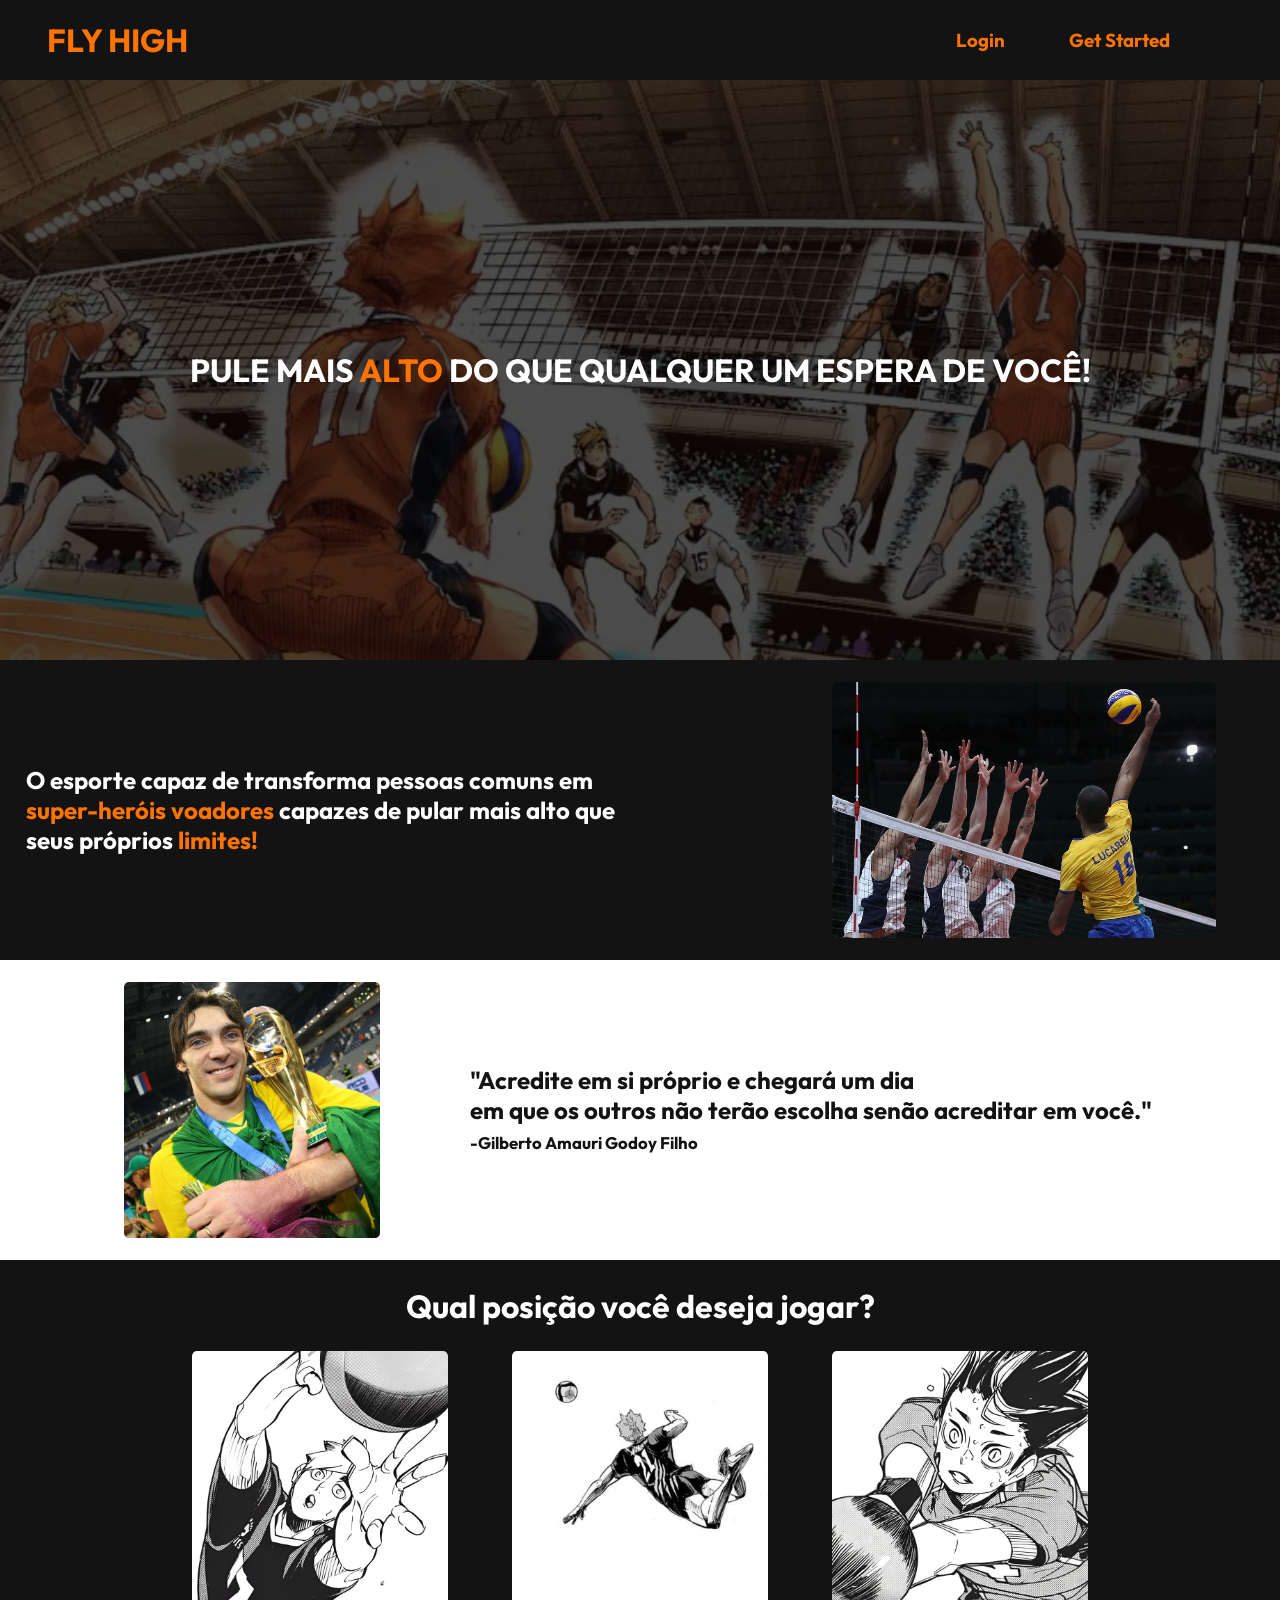
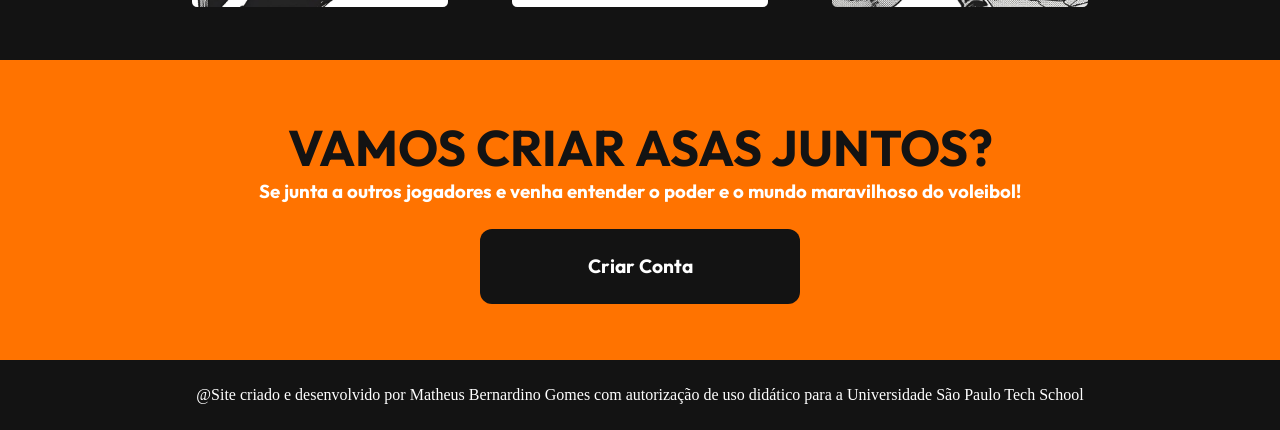
<file: index.html>
<!DOCTYPE html>
<html lang="en">

<head>
    <meta charset="UTF-8">
    <meta name="viewport" content="width=device-width, initial-scale=1.0">
    <title>Caminho do ACE</title>
    <link rel="stylesheet" href="style.css" />
</head>

<body>

    <div class="navBar">
        <h1 style="margin-right: 60%">FLY HIGH</h1>
        <h3 class="Login" style="margin-right: 5%;">Login</h3>
        <h3 class="Started" style="margin-right: 5%;">Get Started</h3>
    </div>


    <div class="container1">
        <h1 class="titulo">PULE MAIS <span class="destaque">ALTO</span> DO QUE QUALQUER UM ESPERA DE VOCÊ!</h1>
    </div>


    <div class="container2">
        <h2 style="margin-right: 10%; margin-left: 2%;">O esporte capaz de transforma pessoas comuns em <span
                class="destaque">super-heróis voadores</span>
            capazes de pular mais alto que seus próprios <span class="destaque">limites!</span></h2>
        <img style="width: 30%; margin: 5%; border-radius: 2%;" src="img/Lucarelli.jpeg">
    </div>

    <div class="container3">
        <h2 style="margin-right: 10%; margin-left: 2%;">"Acredite em si próprio e chegará um dia<br> em que os outros
            não terão escolha senão acreditar em você."
            <br><span class="citacao">-Gilberto Amauri Godoy Filho</span>
        </h2>
        <img style="width: 20%; margin-top: 2%; margin-bottom: 2%; margin-right: 5%; border-radius: 2%;"
            src="img/GibaTrofeu.jpeg">
    </div>

    <div class="container4">
        <h1 style="margin-top: 2%;">Qual posição você deseja jogar?</h1>

        <spend class="carrosel_img">
            <div class="setter">
                <img src="img/Miya.jpeg">
                <div class="text_hover">
                    <p>Levantador</p>
                </div>
            </div>

            <div class="spiker">
                <img src="img/spiking.webp">
                <div class="text_hover">
                    <p>Ace</p>
                </div>
            </div>

            <div class="receiver">
                <img src="img/noya.jpeg">
                <div class="text_hover">
                    <p>Libero</p>
                </div>
            </div>

        </spend>

    </div>

    <div class="container5">
        <h1 style="font-size: 50px;">VAMOS CRIAR ASAS JUNTOS?</h1>
        <h3 style="color: white;">Se junta a outros jogadores e venha entender o poder e o mundo maravilhoso do voleibol!</h3>
        <button class="btnCriar"><b>Criar Conta</b></button>
    </div>

    <div class="container6">
        <p>@Site criado e desenvolvido por Matheus Bernardino Gomes com autorização de uso didático para a Universidade São Paulo Tech School
        </p>
    </div>

</body>

</html>
</file>
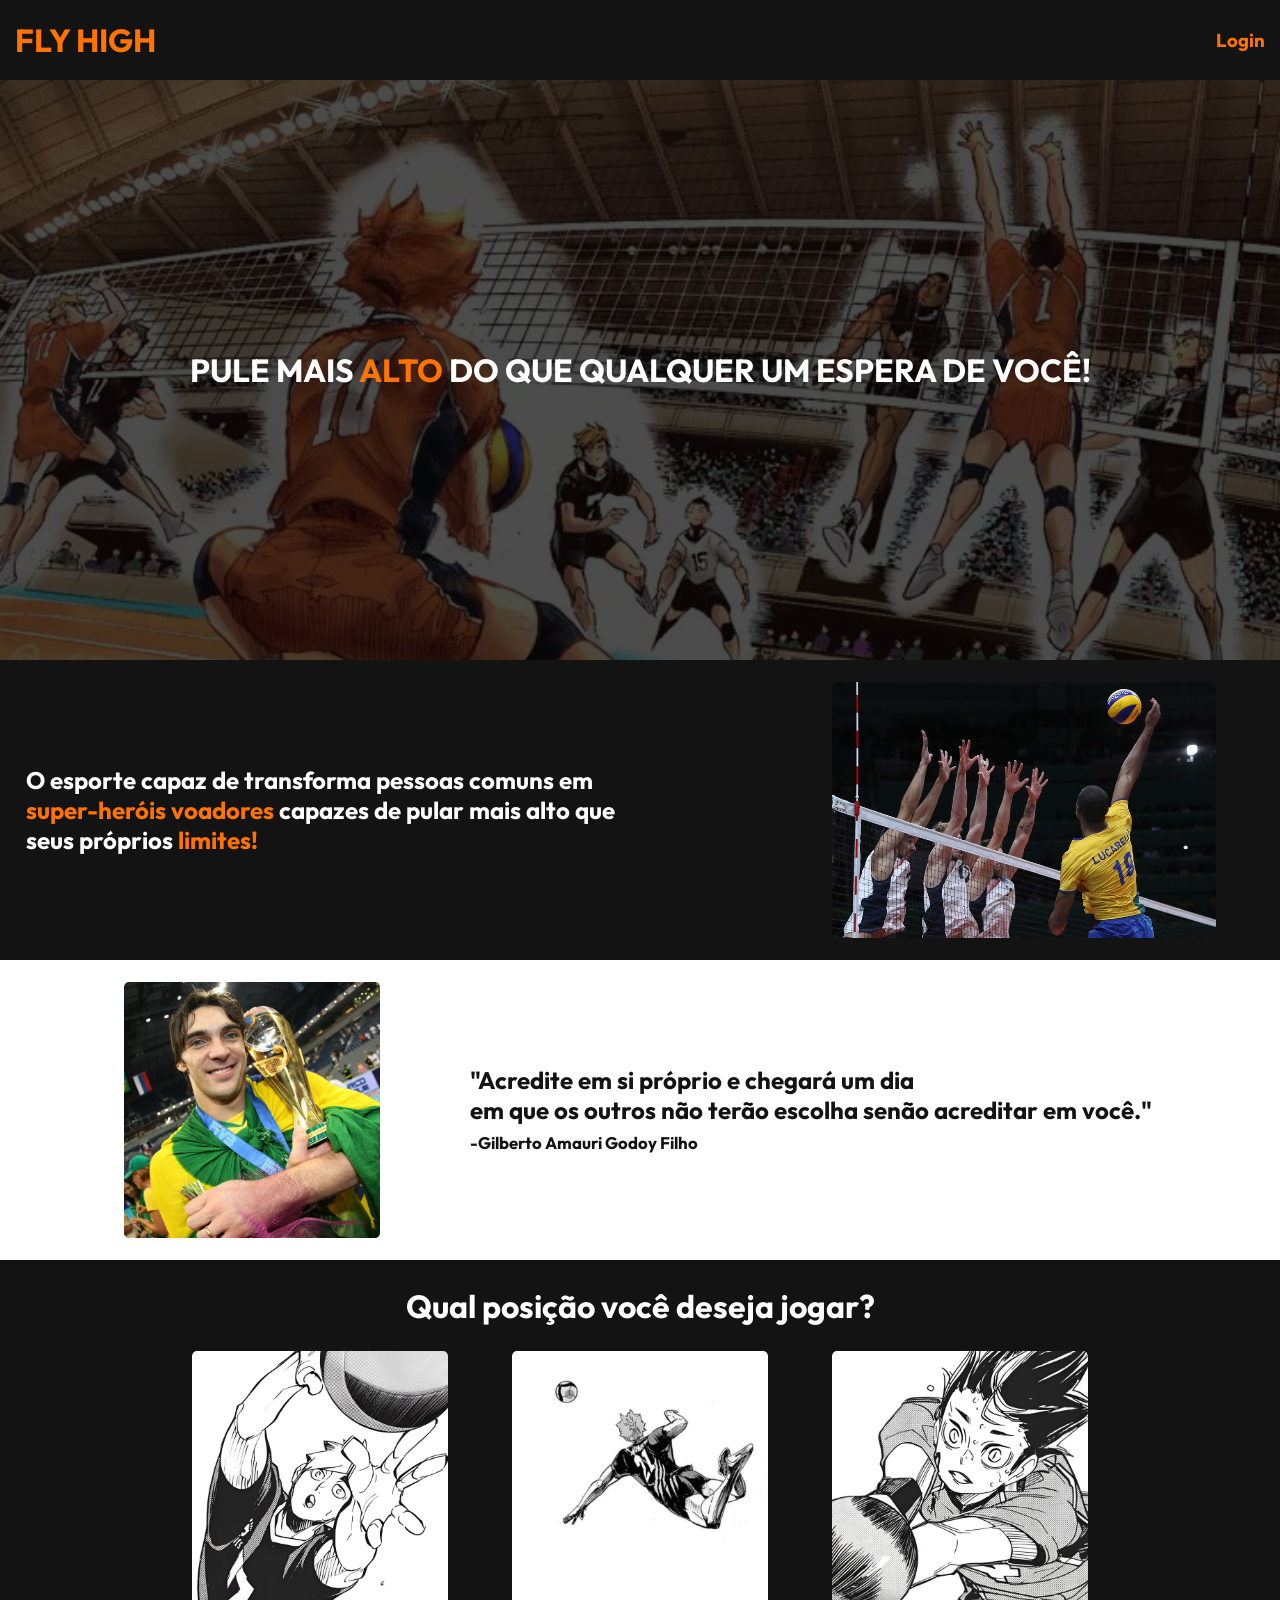
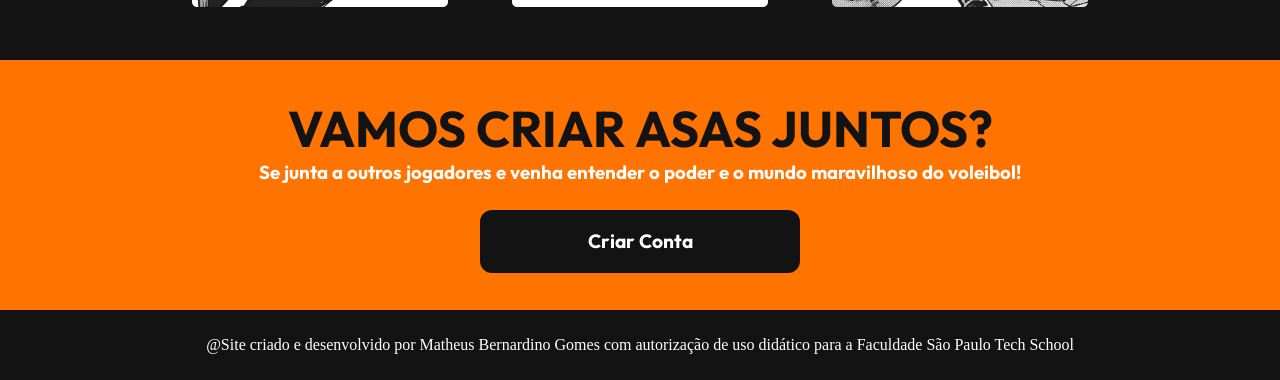
<file: public/index.html>
<!DOCTYPE html>
<html lang="en">

<head>
    <meta charset="UTF-8">
    <meta http-equiv="X-UA-Compatible" content="IE=edge">
    <meta name="viewport" content="width=device-width, initial-scale=1.0">

    <title>Caminho do Ace</title>

    <script src="./js/sessao.js"></script>
    <link rel="stylesheet" href="css/style.css">
    <link rel="icon" href="./assets/icon/IconBola.png">
</head>

<body>

    <div class="navBar">
        <div class="navBar_FLY">
            <h1>FLY HIGH</h1>
        </div>

        <div class="nav_Bar_h3">
            <a href="login.html"><h3>Login</h3></a> 
        </div>
    </div>


    <div class="container1">
        <h1 class="titulo">PULE MAIS <span class="destaque">ALTO</span> DO QUE QUALQUER UM ESPERA DE VOCÊ!</h1>
    </div>


    <div class="container2">
        <h2 style="margin-right: 10%; margin-left: 2%;">O esporte capaz de transforma pessoas comuns em <span
                class="destaque">super-heróis voadores</span>
            capazes de pular mais alto que seus próprios <span class="destaque">limites!</span></h2>
        <img style="width: 30%; margin: 5%; border-radius: 2%;" src="assets/img/Lucarelli.jpeg">
    </div>

    <div class="container3">
        <h2 style="margin-right: 10%; margin-left: 2%;">"Acredite em si próprio e chegará um dia<br> em que os outros
            não terão escolha senão acreditar em você."
            <br><span class="citacao">-Gilberto Amauri Godoy Filho</span>
        </h2>
        <img style="width: 20%; margin-top: 2%; margin-bottom: 2%; margin-right: 5%; border-radius: 2%;"
            src="assets/img/GibaTrofeu.jpeg">
    </div>

    <div class="container4">
        <h1 style="margin-top: 2%;">Qual posição você deseja jogar?</h1>

        <spend class="carrosel_img">
            <div class="setter">
                <img src="assets/img/Miya.jpeg">
                <div class="text_hover">
                    <a href="tutorial.html"><p>Levantador</p></a>
                </div>
            </div>

            <div class="spiker">
                <img src="assets/img/spiking.webp">
                <div class="text_hover">
                    <a href="tutorial.html"><p>Ace</p></a>
                </div>
            </div>

            <div class="receiver">
                <img src="assets/img/noya.jpeg">
                <div class="text_hover">
                    <a href="tutorial.html"><p>Líbero</p></a>
                </div>
            </div>

        </spend>

    </div>

    <div class="container5">
        <h1 style="font-size: 50px;">VAMOS CRIAR ASAS JUNTOS?</h1>
        <h3 style="color: white;">Se junta a outros jogadores e venha entender o poder e o mundo maravilhoso do
            voleibol!</h3>
        <button class="btnCriar" onclick="window.location.href='cadastro.html'"><b>Criar Conta</b></button>
    </div>

    <div class="container6">
        <p>@Site criado e desenvolvido por Matheus Bernardino Gomes com autorização de uso didático para a Faculdade São
            Paulo Tech School
        </p>
    </div>

</body>


</html>
</file>
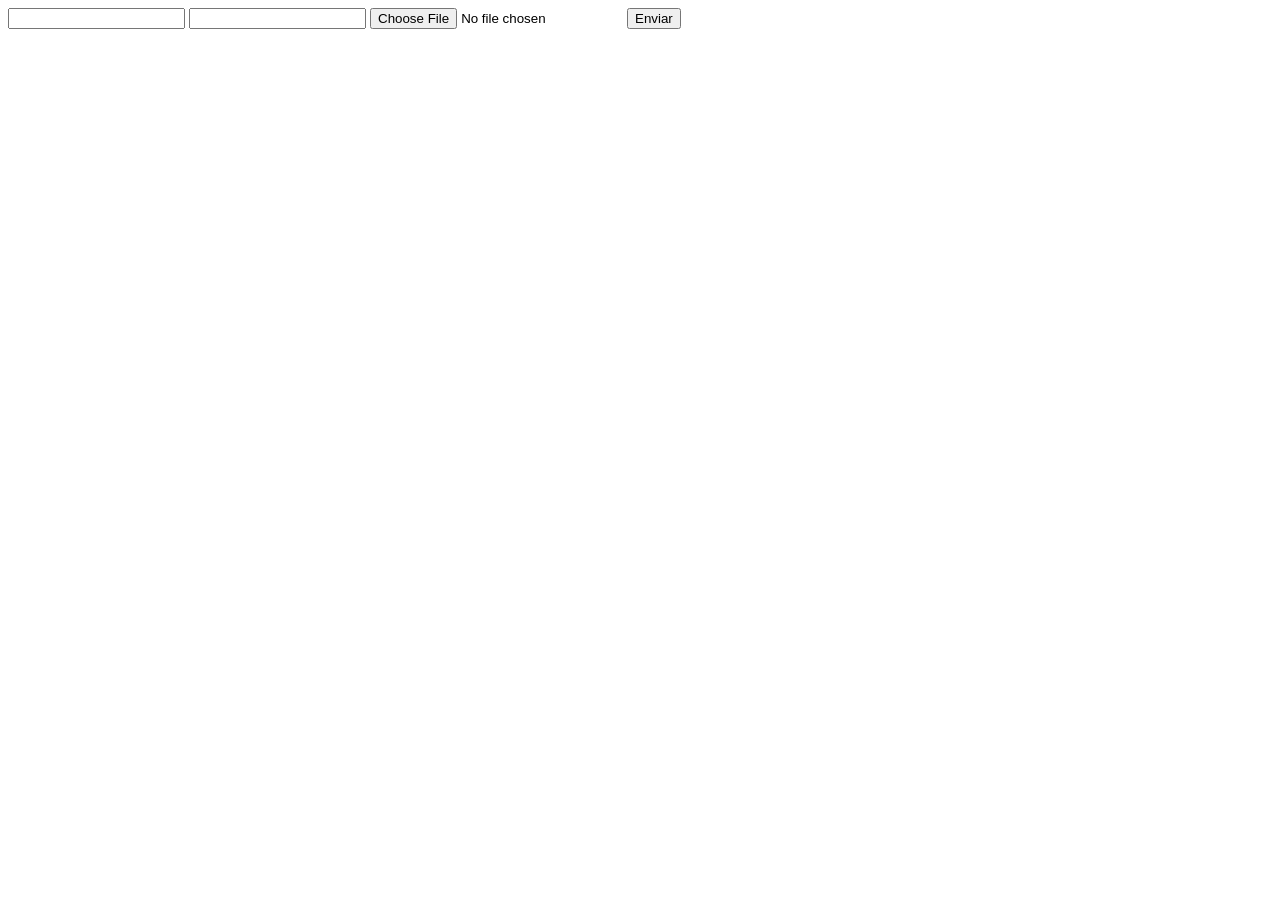
<file: DOCUMENTOS_DE_APOIO/exemplo_de_upload_de_arquivo/public/index.html>
<!DOCTYPE html>
<html lang="en">

<head>
  <meta charset="UTF-8">
  <meta http-equiv="X-UA-Compatible" content="IE=edge">
  <meta name="viewport" content="width=device-width, initial-scale=1.0">
  <title>Upload</title>
</head>

<body>

  <div>
    <input name="nome" id="nome" type="text" />
    <input name="email" id="email" type="url" />
    <input name="foto" id="foto" type="file" />
    <button onclick="enviar()">Enviar</button>
  </div>

  <div id="container"></div>
</body>

</html>

<script>
  function enviar() {
    const formData = new FormData();
    formData.append('foto', foto.files[0])
    formData.append('nome', nome.value)
    formData.append('email', email.value)

    fetch("/usuarios/cadastro", {
      method: "POST",
      body: formData
    })
      .then(res => {
        window.location = "./perfil.html"
      })
      .catch(err => {
        console.log(err);
      })
  }
</script>
</file>
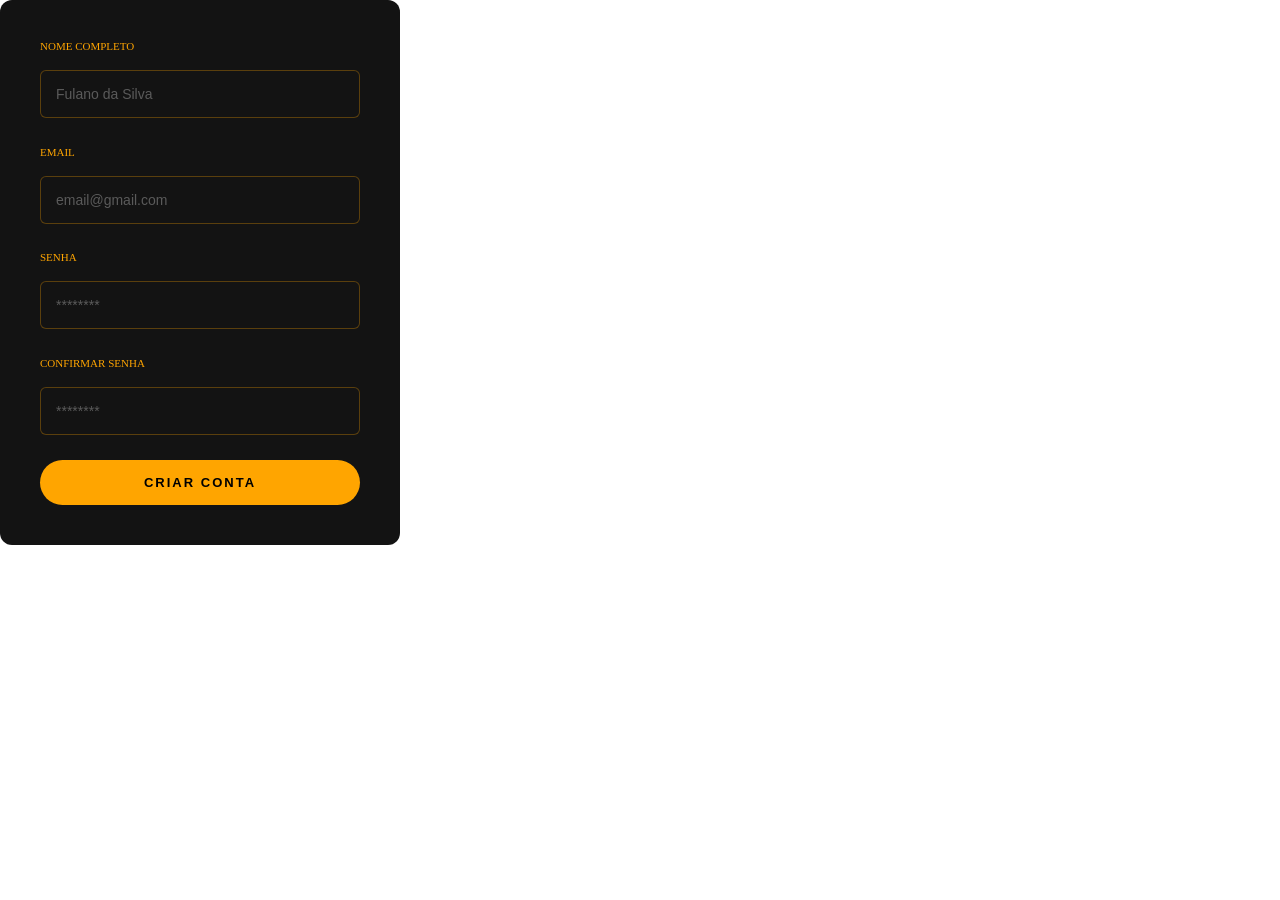
<file: cadastroPage.html>
<!DOCTYPE html>
<html lang="en">

<head>
    <meta charset="UTF-8">
    <meta name="viewport" content="width=device-width, initial-scale=1.0">
    <title>Caminho do ACE</title>
    <link rel="stylesheet" href="style.css" />
</head>

<body class="Body_Cadastro">


    <div class="cardLogin">

        <div class="ipts_login">
            <label>Nome Completo</label><br>
            <input id="ipt_nome" type="text" placeholder="Fulano da Silva"><br>
    
            <label>Email</label><br>
            <input id="ipt_email" type="email" placeholder="email@gmail.com"><br>

            <label>Senha</label> <br>
            <input id="ipt_senha" type="password" placeholder="********"><br>

            <label>Confirmar Senha</label><br>
            <input id="ipt_ConfirmaSenha" type="password" placeholder="********">
        </div>

            <button class="btnEntrar" onclick="Criar()">Criar Conta</button>
        </div>
</body>

</html>
</file>
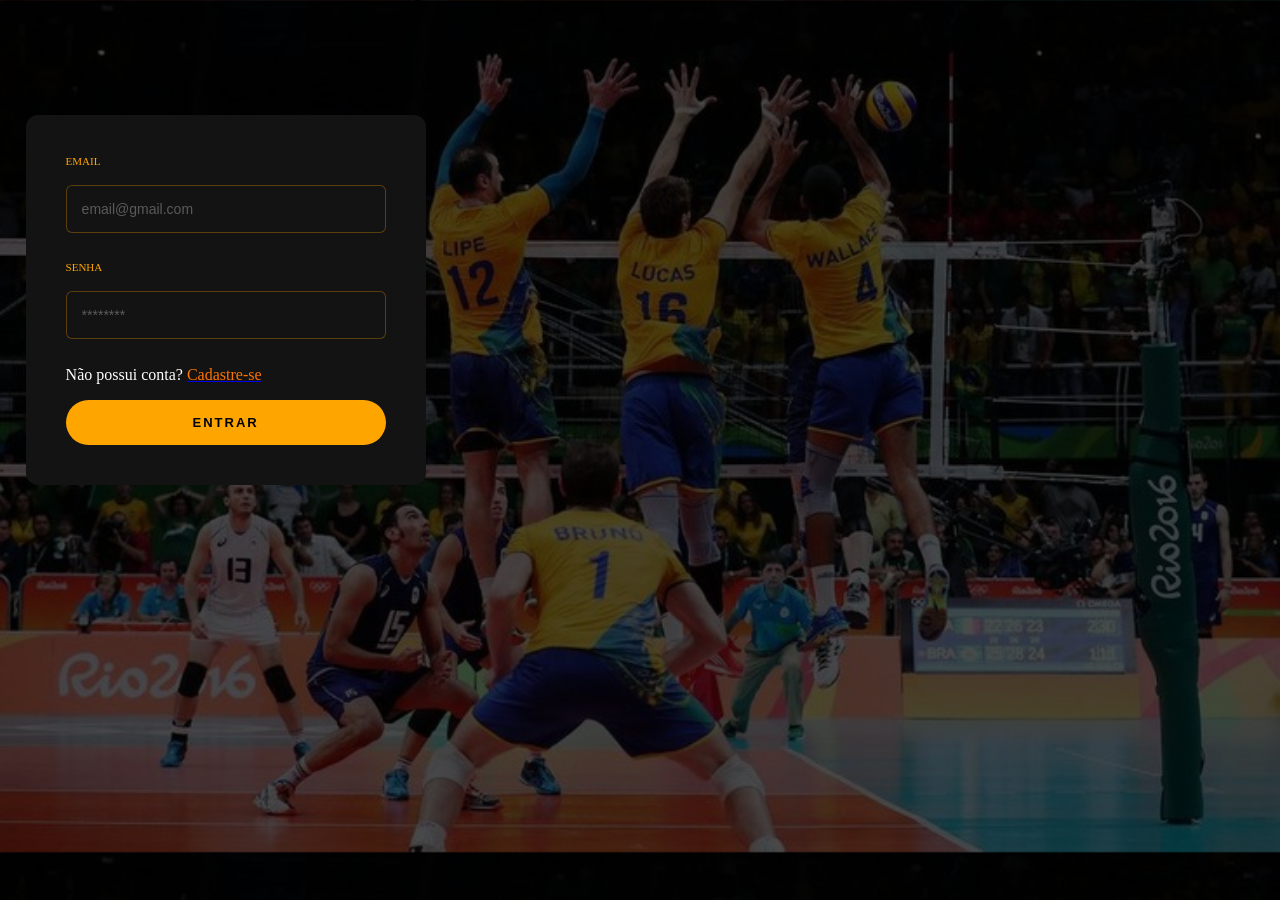
<file: loginPage.html>
<!DOCTYPE html>
<html lang="en">

<head>
    <meta charset="UTF-8">
    <meta name="viewport" content="width=device-width, initial-scale=1.0">
    <title>Caminho do ACE</title>
    <link rel="stylesheet" href="style.css" />
</head>

<body class="Body_Login">


    <div class="cardLogin">

        <div class="ipts_login">
            <label>Email</label><br>
            <input id="ipt_email" type="email" placeholder="email@gmail.com"><br>

            <label>Senha</label> <br>
            <input id="ipt_senha" type="password" placeholder="********"><br>
        </div>

            <label style="color: white">Não possui conta? <a href="cadastroPage.html"><span class="destaque">Cadastre-se</span></a></label>

            <button class="btnEntrar" onclick="Entrar()">Entrar</button>
        </div>
</body>

</html>
</file>
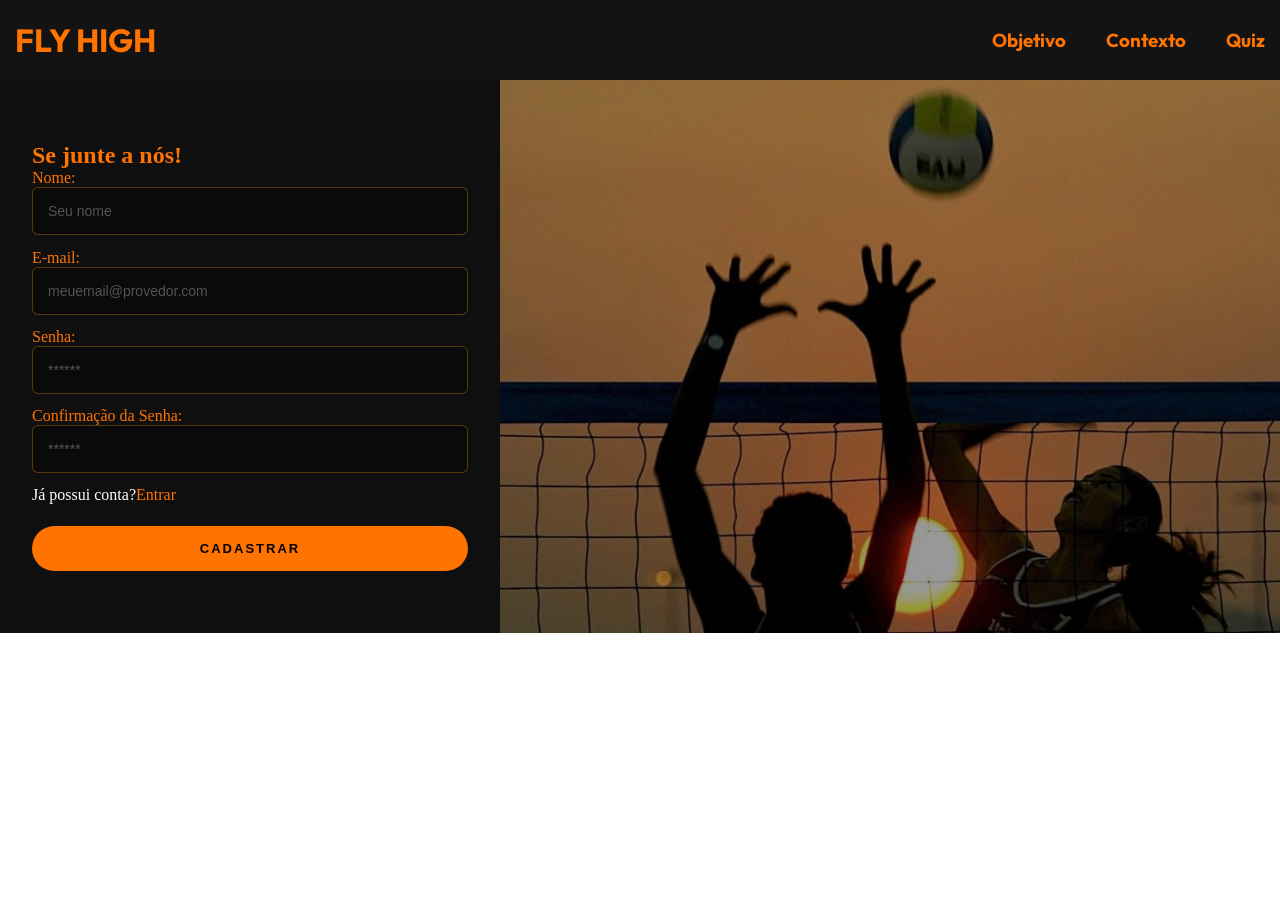
<file: public/cadastro.html>
<!DOCTYPE html>
<html lang="pt-br">

<head>
  <meta charset="UTF-8" />
  <meta http-equiv="X-UA-Compatible" content="IE=edge" />
  <meta name="viewport" content="width=device-width, initial-scale=1.0" />

  <title>CAMINHO DO ACE</title>

  <script src="./js/sessao.js"></script>

  <link rel="stylesheet" href="css/style.css" />
  <link rel="icon" href="./assets/icon/IconBola.png">
  <link rel="preconnect" href="https://fonts.gstatic.com" />
</head>

<body class="body_cadastro">
  <!--header inicio-->
  <div class="navBar">
    <div class="navBar_FLY">
      <a href="index.html">
        <h1>FLY HIGH</h1>
      </a>
    </div>

    <div class="nav_Bar_h3">
      <a href="tutorial.html">
        <h3>Objetivo</h3>
      </a>
      <a href="contexto.html">
        <h3>Contexto</h3>
      </a>
      <a href="quiz.html">
        <h3>Quiz</h3>
      </a>
    </div>
  </div>
  <!--header fim-->

  <div class="cadastro">

    <div class="cardCadastro">
      <h2>Se junte a nós!</h2>
      <div class="formulario">
        <!--
                         Para inserir mais um campo, copie uma das inputs abaixo.
                         Assim que inserir vá para o script abaixo.
                     -->
        <div class="campos">
          <span>Nome:</span>
          <input id="nome_input" type="text" placeholder="Seu nome" />
        </div>
        <div class="campos">
          <span>E-mail:</span>
          <input id="email_input" type="text" placeholder="meuemail@provedor.com" />
        </div>
        <div class="campos">
          <span>Senha:</span>
          <input id="senha_input" type="password" placeholder="******" />
        </div>
        <div class="campos">
          <span>Confirmação da Senha:</span>
          <input id="confirmacao_senha_input" type="password" placeholder="******" />
        </div>
        <label style="color: white">Já possui conta?<a href="login.html"
            style="text-decoration: none; color: inherit;"><span class="destaque">Entrar</span></a></label>
        <button class="btnEntrar" onclick="cadastrar()">Cadastrar</button>
        <div id="div_erros_login" class="mensagem_erro"></div>
      </div>

    </div>
    <div class="background_cadastro"></div>
  </div>


</body>

</html>

<script>

  // Array para armazenar usuarios cadastradas para validação de código de ativação 
  let listaUsuariosCadastrados = [];

  function cadastrar() {
    // aguardar();

    //Recupere o valor da nova input pelo nome do id
    // Agora vá para o método fetch logo abaixo
    var nomeVar = nome_input.value;
    var emailVar = email_input.value;
    var senhaVar = senha_input.value;
    var confirmacaoSenhaVar = confirmacao_senha_input.value;
    var idUsuarioVincular
    var divErros = document.getElementById("div_erros_login");

    // Verificando se há algum campo em branco
    if (
      nomeVar == "" ||
      emailVar == "" ||
      senhaVar == "" ||
      confirmacaoSenhaVar == ""
    ) {

      divErros.style.display = "flex";
      divErros.innerHTML = "Preencha todos os campos!";

    } else if (nomeVar.length < 3) {
      divErros.style.display = "flex";
      divErros.innerHTML = "Seu nome deve ter no minimo 3 caracteres!";

    } else if (!emailVar.includes("@")) {
      divErros.style.display = "flex";
      divErros.innerHTML = "Seu Email deve conter um @ aliado ao seu provedor!";

    } else if (senhaVar.length < 6) {
      divErros.style.display = "flex";
      divErros.innerHTML = "Sua senha deve conter mais de 5 caracteres!";
    }

    // Enviando o valor da nova input
    fetch("/usuarios/cadastrar", {
      method: "POST",
      headers: {
        "Content-Type": "application/json",
      },
      body: JSON.stringify({
        // crie um atributo que recebe o valor recuperado aqui
        // Agora vá para o arquivo routes/usuario.js
        nomeServer: nomeVar,
        emailServer: emailVar,
        senhaServer: senhaVar,
        idUsuarioVincularServer: idUsuarioVincular
      }),
    })
      .then(function (resposta) {
        if (resposta.ok) {
          divErros.style.display = "flex";
          divErros.innerHTML = "Cadastro realizado com sucesso!";

          setTimeout(() => {
            window.location = "login.html";
          }, "2000");
        } else {
          throw divErros.style.display = "flex";
          divErros.innerHTML = "Houve um erro no login!";;
        }
      })
      .catch(function (resposta) {

      });

    return false;
  }
</script>
</file>
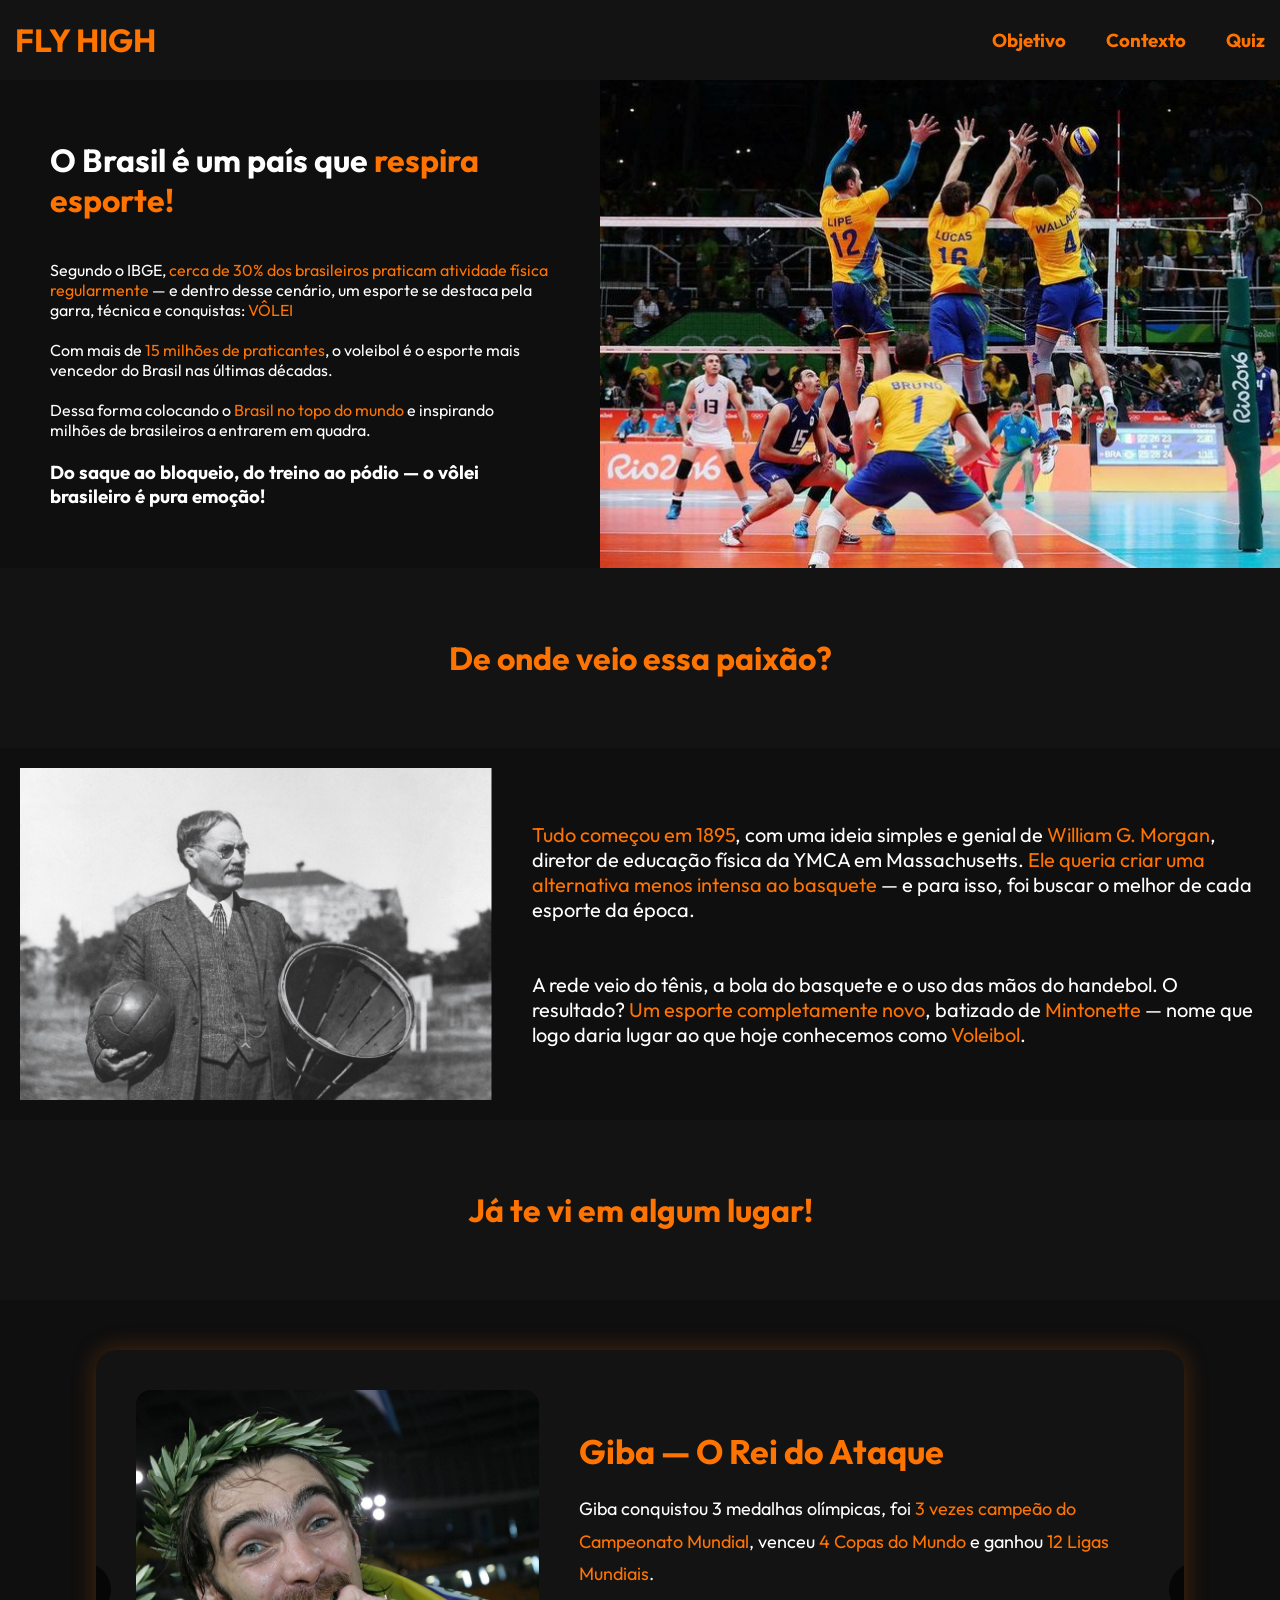
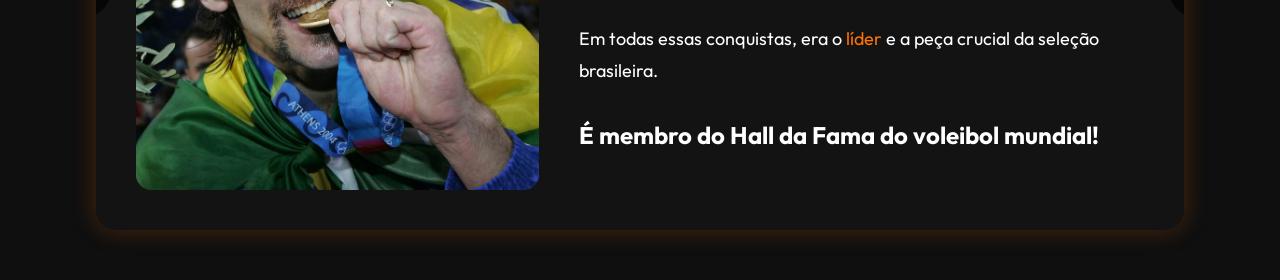
<file: public/contexto.html>
<!DOCTYPE html>
<html lang="en">

<head>
    <meta charset="UTF-8">
    <meta name="viewport" content="width=device-width, initial-scale=1.0">
    <title>CAMINHO DO ACE</title>
    <link rel="stylesheet" href="css/style.css" />
    <link rel="icon" href="./assets/icon/IconBola.png">
</head>

<body class="body_container">

    <div class="navBar">
        <div class="navBar_FLY">
            <a href="index.html">
                <h1>FLY HIGH</h1>
            </a>
        </div>

        <div class="nav_Bar_h3">
            <a href="tutorial.html">
                <h3>Objetivo</h3>
            </a>
            <a href="contexto.html">
                <h3>Contexto</h3>
            </a>
            <a href="quiz.html">
                <h3>Quiz</h3>
            </a>
        </div>
    </div>

    <div class="contexto_wrapper">
        <div class="container_contexto">
            <h1>O Brasil é um país que <span class="destaque">respira esporte!</span></h1><br><br>
            <p>Segundo o IBGE, <span class="destaque">cerca de 30% dos brasileiros praticam atividade física
                    regularmente</span> — e dentro desse
                cenário,
                um esporte se destaca pela garra, técnica e conquistas: <span class="destaque">VÔLEI</span><br><br>

                Com mais de <span class="destaque">15 milhões de praticantes</span>, o voleibol é o esporte mais
                vencedor do Brasil nas últimas
                décadas.<br><br>

                Dessa forma colocando o <span class="destaque">Brasil no topo do mundo</span> e inspirando milhões de
                brasileiros a entrarem em
                quadra.<br><br></p>

            <h3>Do saque ao bloqueio, do treino ao pódio — o vôlei brasileiro é pura emoção!</h3>
        </div>
        <img class="img_contexto" src="assets/img/bloqueio.webp">
    </div>

    <div class="origem">
        <h1>De onde veio essa paixão?</h1>
    </div>

    <div class="container_hist">
        <div class="container_hist_img">
            <img src="assets/img/William.jpg">
        </div>

        <div class="container_hist_text">
            <p>
                <spend class="destaque">Tudo começou em 1895</spend>, com uma ideia simples e genial de <spend
                    class="destaque">William G. Morgan</spend>, diretor de educação física da YMCA
                em Massachusetts. <spend class="destaque">Ele queria criar uma alternativa menos intensa ao basquete
                </spend> — e para isso, foi buscar o
                melhor de cada esporte da época.
            </p><br><br>

            <p>A rede veio do tênis, a bola do basquete e o uso das mãos do handebol. O resultado? <spend
                    class="destaque">Um esporte completamente
                    novo</spend>, batizado de <spend class="destaque">Mintonette</spend> — nome que logo daria lugar ao
                que hoje conhecemos como <spend class="destaque">Voleibol</spend>.</p>
        </div>
    </div>

    <div class="origem">
        <h1>Já te vi em algum lugar!</h1>
    </div>

    <div class="fundo_carrossel">

        <div class="carrossel">
            <div class="slide ativo">
                <img src="assets/img/GibaOlimpcs.jpg" alt="Giba">

                <div class="texto-slide">
                    <h2 class="idolos">Giba — O Rei do Ataque</h2>
                    <p>Giba conquistou 3 medalhas olímpicas, foi <spend class="destaque">3 vezes campeão do Campeonato
                            Mundial</spend>, venceu <spend class="destaque">4 Copas do Mundo</spend>
                        e ganhou <spend class="destaque">12 Ligas Mundiais</spend>.<br><br>

                        Em todas essas conquistas, era o <spend class="destaque">líder</spend> e a peça crucial da
                        seleção brasileira.<br><br></p>

                    <h2>É membro do Hall da Fama do voleibol mundial!</h2>
                </div>
            </div>


            <div class="slide">
                <img src="assets/img/escadinha.jpg" Serginho">
                <div class="texto-slide">
                    <h2 class="idolos">Serginho - O Melhor Líbero da História!</h2>
                    <p>
                        Serginho é reconhecido como o <spend class="destaque">maior líbero da história do voleibol
                        </spend>.
                        É o único atleta do vôlei
                        masculino a disputar quatro finais olímpicas consecutivas. <br><br>
                    </p>

                    <h2>No Rio 2016, foi eleito MVP dos Jogos Olímpicos <spend class="destaque">mesmo sem marcar nenhum
                            ponto</spend>!</h2>

                </div>
            </div>


            <div class="slide">
                <img src="assets/img/Bernardi.jpg" alt="Lorenzo Bernardi">
                <div class="texto-slide">
                    <h2 class="idolos">Lorenzo Bernardi - O Melhor do Século 20</h2>
                    <p>
                        Em 2001, foi considerado o <spend class="destaque">maior jogador de vôlei do século</spend>. Foi
                        uma
                        figura central na seleção
                        italiana
                        que conquistou o ouro olímpico em 1996,<spend class="destaque">ganhou dois campeonatos do mundo
                        </spend> e quatro títulos europeus.<br><br>
                    </p>

                    <h2>Sendo pioneiro no estilo de ataque chamado "pipe"</h2>

                </div>
            </div>


            <div class="slide">
                <img src="assets/img/Sheilla.avif" alt="Sheilla Castro">
                <div class="texto-slide">
                    <h2 class="idolos">Sheilla Castro - A Rainha do Feminino</h2>
                    <p>
                        Sheilla tem <spend class="destaque">dois ouros olímpicos</spend>, em 2008 e 2012, e foi eleita
                        diversas vezes a <spend class="destaque">melhor oposta</spend>
                        em competições internacionais.<br><br>

                        É uma das atletas <spend class="destaque">mais vitoriosas</spend> da história do esporte
                        brasileiro<br><br>
                    </p>

                    <h2>Considerada uma das maiores jogadoras da história do vôlei feminino mundial.</h2>
                </div>
            </div>

            <button class="btn-carrossel btn-esquerda" onclick="imagemAnterior()">❮</button>
            <button class="btn-carrossel btn-direita" onclick="proximaImagem()">❯</button>
        </div>
    </div>
</body>
<script>
    let slides = document.querySelectorAll(".slide");
    let indice = 0;

    function mostrarSlide() {
        slides.forEach(slide => {
            slide.classList.remove("ativo");
        });

        slides[indice].classList.add("ativo");
    }

    function proximaImagem() {
        indice++;

        if (indice >= slides.length) {
            indice = 0;
        }

        mostrarSlide();
    }

    function imagemAnterior() {
        indice--;

        if (indice < 0) {
            indice = slides.length - 1;
        }

        mostrarSlide();
    }

    mostrarSlide();
    setInterval(2000);
</script>

</html>
</file>
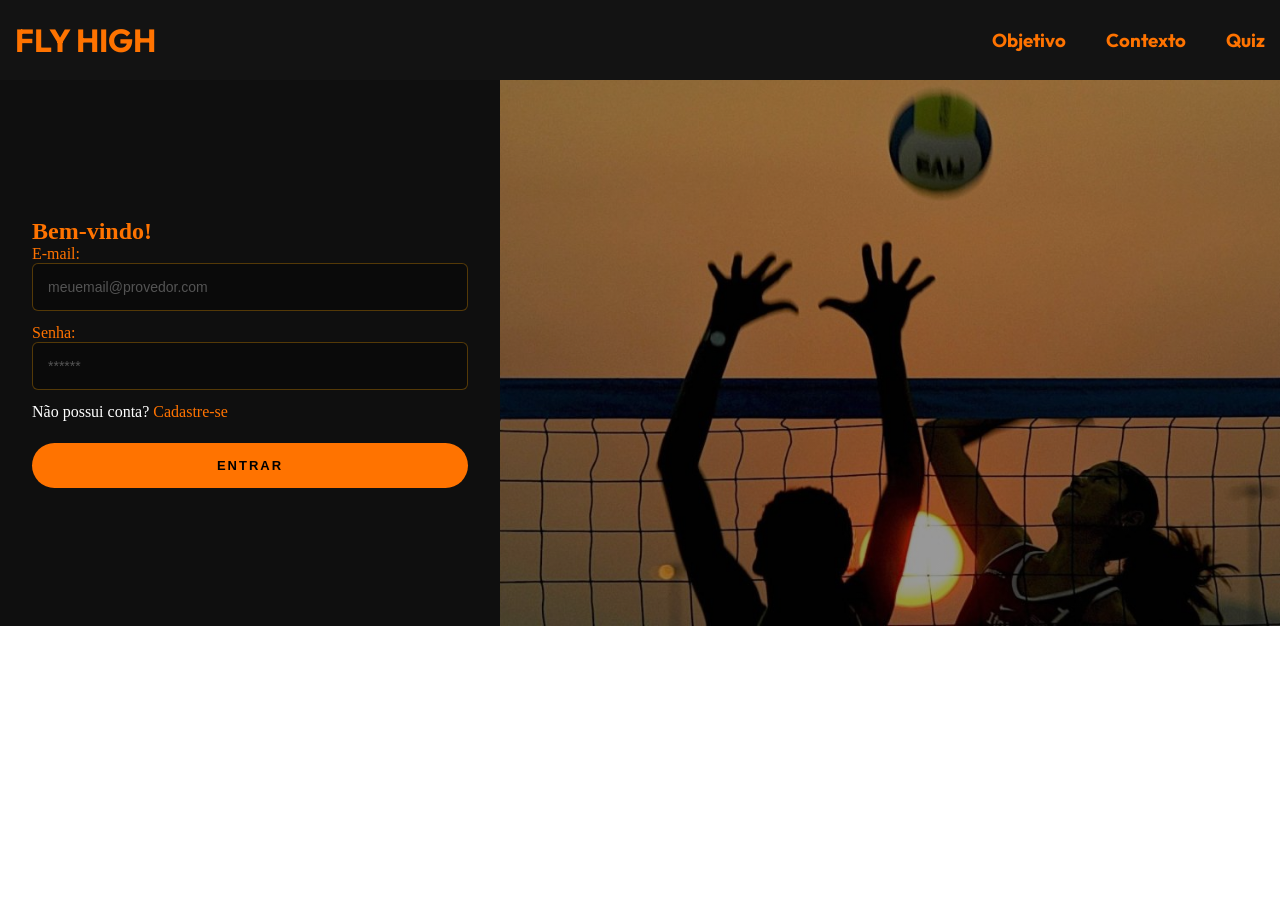
<file: public/login.html>
<!DOCTYPE html>
<html lang="pt-br">

<head>
    <meta charset="UTF-8">
    <meta http-equiv="X-UA-Compatible" content="IE=edge">
    <meta name="viewport" content="width=device-width, initial-scale=1.0">

    <title>CAMINHO DO ACE</title>

    <script src="./js/sessao.js"></script>

    <link rel="stylesheet" href="./css/style.css">
    <link rel="icon" href="./assets/icon/IconBola.png">
    <link rel="preconnect" href="https://fonts.gstatic.com">
</head>

<body class="Body_Login">

    <div id="alertCustom" class="alert_custom" style="display: none;">
        <div class="alert_card">
            <span id="alertMensagem"></span>
            <button class="alert_btn" onclick="fecharAlert()">OK</button>
        </div>
    </div>

    <div class="navBar">
        <div class="navBar_FLY">
            <a href="index.html">
                <h1>FLY HIGH</h1>
            </a>
        </div>

        <div class="nav_Bar_h3">
            <a href="tutorial.html">
                <h3>Objetivo</h3>
            </a>
            <a href="contexto.html">
                <h3>Contexto</h3>
            </a>
            <a href="quiz.html">
                <h3>Quiz</h3>
            </a>
        </div>
    </div>

    <body>
        <div class="login">
            <div class="cardLogin">
                <h2>Bem-vindo!</h2>
                <div class="formulario">
                    <div class="campos">
                        <span>E-mail:</span>
                        <input id="email_input" type="text" placeholder="meuemail@provedor.com" />
                    </div>
                    <div class="campos">
                        <span>Senha:</span>
                        <input id="senha_input" type="password" placeholder="******" />
                    </div>
                    <label style="color: white">Não possui conta? <a href="cadastro.html"
                            style="text-decoration: none; color: inherit;"><span
                                class="destaque">Cadastre-se</span></a></label>
                    <button class="btnEntrar" onclick="entrar()">Entrar</button>
                    <div id="div_erros_login" class="mensagem_erro"></div>
                </div>
            </div>
            <div class="background_login"></div>
        </div>


    </body>

</html>

<script>
    function entrar() {
        var emailVar = email_input.value;
        var senhaVar = senha_input.value;
        var divErros = document.getElementById("div_erros_login");

        if (emailVar == "" || senhaVar == "") {
            divErros.style.display = "flex";
            divErros.innerHTML = "Preencha todos os campos!";
            return false;
        }
        else {

            console.log("FORM LOGIN: ", emailVar);
            console.log("FORM SENHA: ", senhaVar);

            fetch("/usuarios/autenticar", {
                method: "POST",
                headers: { "Content-Type": "application/json" },
                body: JSON.stringify({ emailServer: emailVar, senhaServer: senhaVar })
            }).then(function (resposta) {
                console.log("STATUS:", resposta.status); // ← adicione isso
                if (resposta.ok) {
                    resposta.json().then(json => {
                        console.log("JSON:", json); // ← e isso
                        sessionStorage.EMAIL_USUARIO = json.email;
                        sessionStorage.NOME_USUARIO = json.nome;
                        sessionStorage.ID_USUARIO = json.id;

                        divErros.style.display = "flex";
                        divErros.innerHTML = "Login Realizado com Sucesso!";
                        setTimeout(function () {
                            window.location = "/contexto.html";
                        }, 2000);
                    });
                } else {
                    resposta.text().then(texto => {
                        console.error("ERRO RESPOSTA:", texto);
                    });
                }
            }).catch(function (erro) {
                console.log("CATCH ERRO:", erro);
            })

        }
        return false;
    }
</script>
</file>
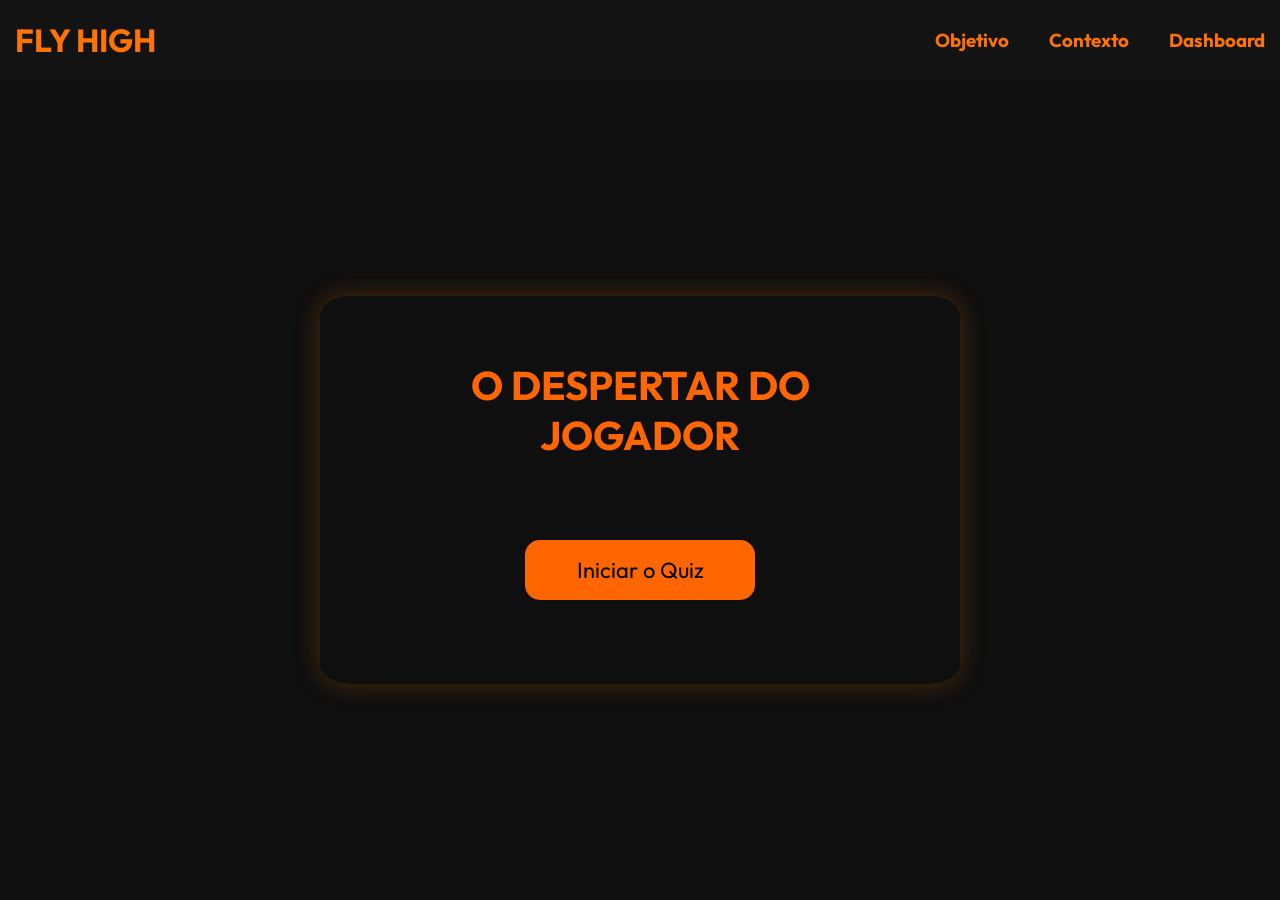
<file: public/quiz.html>
<!DOCTYPE html>
<html lang="en">

<head>
    <meta charset="UTF-8">
    <meta http-equiv="X-UA-Compatible" content="IE=edge">
    <meta name="viewport" content="width=device-width, initial-scale=1.0">

    <title>Caminho do Ace</title>

    <script src="./js/sessao.js"></script>
    <link rel="stylesheet" href="css/style.css">
    <link rel="icon" href="./assets/icon/IconBola.png">
</head>

<body class="body_questao">

    <div class="navBar">
        <div class="navBar_FLY">
            <a href="index.html">
                <h1>FLY HIGH</h1>
            </a>
        </div>

        <div class="nav_Bar_h3">
            <a href="tutorial.html">
                <h3>Objetivo</h3>
            </a>
            <a href="contexto.html">
                <h3>Contexto</h3>
            </a>
            <a href="dashboard.html">
                <h3>Dashboard</h3>
            </a>
        </div>

    </div>

    <div id="quiz_inicio" class="quiz_inicio" style="display: block;">
        <h1>O DESPERTAR DO JOGADOR</h1><br><br><br>

        <button class="btnIniciar" onclick="IniciarQuiz()">Iniciar o Quiz</button>
    </div>

    <div id="resultado_perfil_quiz" class="resultado_perfil_quiz" style="display: none;">
        <h1>Você é o <span id="spanPosicao"></span>!</h1>
        <h3><span id="spanDescricao"></span></h3>
        <button onclick="tentarNovamente()" class="btn_tentarDNV">Tentar Novamente</button>
    </div>

    <div id="jogo" class="questao_estrutura" style="display: none;">

        <div id="infoQuestao" class="questao_enunciado">
            <span>Questão atual: <span id="spanNumeroDaQuestaoAtual"></span> de 10 questões.</span>
        </div>

        <div id="perguntaDaQuestaoAtual" class="quiz_questao">
            <span id="spanQuestaoExibida"></span>
        </div>

        <div id="perguntaOpcao" class="quiz_alternativa">
            <span id="spanEnunciado"></span>
        </div><br>

        <form>
            <input type="radio" name="alternativa" value="A" id="optA" required>
            <label class="opcao" for="optA"></label>

            <input type="radio" name="alternativa" value="B" id="optB" required>
            <label class="opcao" for="optB"></label>

            <input type="radio" name="alternativa" value="C" id="optC" required>
            <label class="opcao" for="optC"></label>
        </form>


        <div id="botoes" class="btn_quiz">
            <button class="btnResponder" onclick="responder()" id="btnSubmeter">Responder</button>
        </div>

    </div>
</body>

<script>
    const listaDeQuestoes = [
        {
            id: 1,
            pergunta: "Em uma situação de pressão, você prefere…",
            alternativaA: "Tomar a decisão e organizar o time",
            alternativaB: "Evitar o erro antes de tudo",
            alternativaC: "Arriscar e resolver na força"
        },
        {
            id: 2,
            pergunta: "Qual papel você assume no grupo?",
            alternativaA: "Quem distribui e articula as ideias",
            alternativaB: "Quem garante que nada vai errar",
            alternativaC: "Quem vai na frente e decide na hora H"
        },
        {
            id: 3,
            pergunta: "Seu superpoder no esporte seria…",
            alternativaA: "Visão de jogo e leitura da defesa adversária",
            alternativaB: "Reflexos rápidos e agilidade no chão",
            alternativaC: "Força e precisão no ataque"
        },
        {
            id: 4,
            pergunta: "Como você enfrenta um adversário difícil?",
            alternativaA: "Montando uma estratégia antes de agir",
            alternativaB: "Neutralizando as jogadas dele uma a uma",
            alternativaC: "Impondo meu ritmo com agressividade"
        },
        {
            id: 5,
            pergunta: "O que te dá mais satisfação numa vitória?",
            alternativaA: "Ter feito a jogada certa na hora certa",
            alternativaB: "Ter defendido o indefensável",
            alternativaC: "Ter cravado o ponto decisivo"
        },
        {
            id: 6,
            pergunta: "Qual ambiente te define mais?",
            alternativaA: "Sala de reunião: planejando tudo",
            alternativaB: "Linha de frente: defendendo o campo",
            alternativaC: "Palco: sendo o centro das atenções"
        },
        {
            id: 7,
            pergunta: "Como você reage a um erro do time?",
            alternativaA: "Reajusto o plano imediatamente",
            alternativaB: "Trabalho o dobro na próxima bola",
            alternativaC: "Peço a bola e resolvo sozinho"
        },
        {
            id: 8,
            pergunta: "Qual qualidade é mais sua?",
            alternativaA: "Inteligência tática",
            alternativaB: "Consistência e dedicação",
            alternativaC: "Explosão e potência"
        },
        {
            id: 9,
            pergunta: "Seu estilo de jogo é mais…",
            alternativaA: "Calculado e criativo",
            alternativaB: "Resiliente e disciplinado",
            alternativaC: "Agressivo e dominante"
        },
        {
            id: 10,
            pergunta: "O que não pode faltar no seu jogo?",
            alternativaA: "Sintonia com o time todo",
            alternativaB: "Concentração total em cada bola",
            alternativaC: "Confiança na hora do ataque"
        },
    ];

    const perfil = {

        Levantador: {
            pos: "Levantador",
            desc: "Você é o cérebro da quadra. Estratégico, comunicativo e sempre atento ao momento certo de cada jogada. O time confia em você para ditar o ritmo."
        },
        Libero: {
            pos: "Libero",
            desc: "Você é a última barreira antes do ponto. Resiliente, focado e com reflexos afiados. Nenhuma bola cai enquanto você estiver em quadra."
        },
        Oposto: {
            pos: "ACE",
            desc: "Você é o jogador decisivo. Potente, confiante e feito para os momentos mais importantes. Quando o jogo aperta, todos olham para você."
        }
    };

    const respostas = [];

    let resultado;
    let spanQuestaoExibida = 1;
    let questaoAtual = 0;
    let indice = 0;
    let respostaSelecionada = null;

    function IniciarQuiz() {
        jogo.style.display = 'flex';
        quiz_inicio.style.display = 'none';
    }

    function mostrarQuestao() {
        const questao = listaDeQuestoes[indice];

        document.getElementById('spanNumeroDaQuestaoAtual').textContent = indice + 1;
        document.getElementById('spanQuestaoExibida').textContent = questao.pergunta;

        document.querySelector("label[for='optA']").textContent = questao.alternativaA;
        document.querySelector("label[for='optB']").textContent = questao.alternativaB;
        document.querySelector("label[for='optC']").textContent = questao.alternativaC;

        document.querySelectorAll("input[type='radio']").forEach(r => r.checked = false);
    }

    function responder() {
        const selecionado = document.querySelector("input[name='alternativa']:checked");

        if (!selecionado) {
            alert(`Selecione algum valor`);
            return;
        }

        const valorEscolhido = selecionado.value;
        respostas.push(valorEscolhido);
        console.log("Respostas até agora:", respostas);

        if (indice < listaDeQuestoes.length - 1) {
            indice++;
            mostrarQuestao();
        } else {
            calcularResultado();
        }
    }

    function calcularResultado() {
        let i = 0;
        let qtdA = 0;
        let qtdB = 0;
        let qtdC = 0;

        for (i; i < respostas.length; i++) {
            if (respostas[i] == 'A') qtdA++;
            else if (respostas[i] == 'B') qtdB++;
            else if (respostas[i] == 'C') qtdC++;
        }

        let resultado;

        if (qtdA >= qtdB && qtdA >= qtdC) {
            resultado = perfil.Levantador;
        }
        else if (qtdB >= qtdA && qtdB >= qtdC) {
            resultado = perfil.Libero;
        }
        else {
            resultado = perfil.Oposto;
        }

        console.log("Perfil:", resultado.pos);
        console.log("Descrição:", resultado.desc);


        fetch("/quiz/update", {
            method: "POST",
            headers: {
                "Content-Type": "application/json",
            },
            body: JSON.stringify({
                resultadoServer: resultado.pos,
                idUsuarioServer: sessionStorage.getItem("ID_USUARIO")
            }),
        })
            .then(function (resposta) {
                console.log("resposta: ", resposta);
                if (resposta.ok) {
                    document.getElementById("spanPosicao").textContent = resultado.pos;
                    document.getElementById("spanDescricao").textContent = resultado.desc;

                    document.getElementById("resultado_perfil_quiz").style.display = 'flex';
                    document.getElementById("jogo").style.display = 'none';
                    document.getElementById("quiz_inicio").style.display = 'none';
                } else {
                    throw "Houve um erro ao tentar realizar a inserção do resultado do quiz";
                }
            })
            .catch(function (erro) {
                console.log(`#ERRO: ${erro}`);
            });
    }

    function tentarNovamente() {
        location.reload();
    }
    mostrarQuestao(indice);
</script>
</file>
<file: style.css>
@import url('https://fonts.googleapis.com/css2?family=Outfit:wght@100..900&family=Qahiri&display=swap');

* {
    margin: 0;
    padding: 0;
    box-sizing: border-box;
}

.navBar{ 
    font-family: "Outfit";
    color: rgb(255, 115, 0);
    display: flex;
    flex-direction: row;
    align-items: center;
    justify-content: center;
    background-color: rgb(19, 19, 19);
    height: 80px;
}

.Login:hover, .Started:hover{
    color: white;
}


.container1{
    background-image: linear-gradient(rgba(0, 0, 0, 0.7), rgba(0, 0, 0, 0.7)),
    url(img/quadra.webp);
    background-size: cover;
    background-position: center;
    height: 580px;
    display: flex;
    flex-direction: column;
    align-items: center;
    justify-content: center
}

.container2{
    font-family: "Outfit";
    height: 300px;
    color: white;
    background-color: rgb(19, 19, 19);
    display: flex;
    flex-direction: row;
    align-items: center;
    justify-content: flex-start;
}

.container3{
    font-family: "Outfit";
    height: 300px;
    color:  rgb(19, 19, 19);
    background-color: white;
    display: flex;
    flex-direction: row-reverse;
    align-items: center;
    justify-content: flex-start;
}

.container4{
    font-family: "Outfit";
    height: 400px;
    color:  white;
    background-color: rgb(19, 19, 19);;
    display: flex;
    flex-direction: column;
    align-items: center;
    justify-content: flex-start;
}

.carrosel_img{
    display: flex;
    flex-direction: row;
    align-items: center;
    justify-content: center;
    overflow: hidden;
}

.container5{
    font-family: "Outfit";
    height: 300px;
    color:  rgb(19, 19, 19);
    background-color: rgb(255, 115, 0);
    display: flex;
    flex-direction: column;
    align-items: center;
    justify-content: center;
}

.btnCriar{
    font-family: "Outfit";
    font-size: 120%;
    background-color: rgb(19, 19, 19);
    color: white;
    width: 10%;
    margin-top: 2%;
    width: 25%;
    height: 25%;
    border-radius: 12px;
    border: none;
    outline: none;
    appearance: none;
}

.btnCriar:hover{
    color: rgb(255, 115, 0);
}


.titulo{
    font-family: "Outfit";
    color: white;
}

.destaque{
    color: rgb(255, 115, 0);
}

.citacao{
    font-family: "Outfit";
    font-size: 70%;
}


/* Configuração dos cards para que tenham o texto da posição dentro deles
(adicionei virgula para evitar retrabalho de ter que só mudar o nome da class e deixar
todo conteudo dentro igual)*/
.setter, .spiker, .receiver {
    position: relative;
    width: 20%;
    margin-top: 2%;
    margin-bottom: 2%;
    display: inline-block;
}

.setter { margin-right: 5%; }
.spiker { margin-right: 5%; }

.setter img, .spiker img, .receiver img {
    width: 100%;
    border-radius: 2%;
    display: block;
}

.text_hover {
    position: absolute;
    inset: 0;
    background: rgba(0, 0, 0, 0.7);
    color: white;
    display: flex;
    align-items: center;
    justify-content: center;
    opacity: 0;
    transition: 0.3s ease;
    border-radius: 2%;
}

.setter:hover .text_hover,
.spiker:hover .text_hover,
.receiver:hover .text_hover {
    opacity: 1;
}

.container6{
    height: 70px;
    color:  white;
    background-color: rgb(19, 19, 19);
    display: flex;
    flex-direction: row;
    align-items: center;
    justify-content: center;
}

/* LOGIN PAGE */
.Body_Login{
    background-image: linear-gradient(rgba(0, 0, 0, 0.7), rgba(0, 0, 0, 0.7)),
    url(img/bloqueio.webp);
    background-size: cover;
    display: flex;
    flex-direction: column;
    align-items: start;
    margin-top: 9%;
    margin-left: 2%;
}

.cardLogin {
    display: flex;
    flex-direction: column;
    background-color: rgb(19, 19, 19);
    color: orange;
    border-radius: 12px;
    padding: 40px;
    width: 400px;
    height: auto;
    /* background-color: transparent; */
}

.ipts_login {
    display: flex;
    flex-direction: column;
}

.ipts_login label {
    font-size: 11px;  
    text-transform: uppercase;
    color: orange;
}

.ipts_login input {
    background-color: rgb(19, 19, 19);
    border: 1px solid rgba(255, 165, 0, 0.3);
    border-radius: 6px;
    color: white;
    padding: 15px;
    width: 100%;
    box-sizing: border-box;
    outline: none;
    font-size: 14px;
    margin-bottom: 3%;
}

.ipts_login input::placeholder {
    color: rgba(255, 255, 255, 0.3);
}

.btnEntrar {
    background-color: orange;
    color: black;
    border: none;
    border-radius: 50px;      
    padding: 15px;
    width: 100%;
    cursor: pointer;
    font-size: 13px;
    font-weight: bold;
    letter-spacing: 2px;
    text-transform: uppercase;
    margin-top: 5%;
}

.btnEntrar:hover {
    background-color: darkorange;
}
</file>
<file: public/css/style.css>
@import url('https://fonts.googleapis.com/css2?family=Outfit:wght@100..900&family=Qahiri&display=swap');

* {
    margin: 0;
    padding: 0;
    box-sizing: border-box;
}



.navBar {
    padding: 15px;
    font-family: "Outfit";
    color: rgb(255, 115, 0);
    display: flex;
    flex-direction: row;
    align-items: center;
    justify-content: space-between; 
    background-color: rgb(19, 19, 19);
    height: 80px;
}

.nav_Bar_h3 {
    display: flex;
    flex-direction: row;
    gap: 40px; 
}

.navBar a {
    text-decoration: none;
    color: inherit;
}


.navBar h3:hover {
    color: white;
}

.navBar h1:hover {
    color: white;
}


.container1{
    background-image: linear-gradient(rgba(0, 0, 0, 0.7), rgba(0, 0, 0, 0.7)),
    url('../assets/img/quadra.webp');
    background-size: cover;
    background-position: center;
    height: 580px;
    display: flex;
    flex-direction: column;
    align-items: center;
    justify-content: center
}

.container2{
    font-family: "Outfit";
    height: 300px;
    color: white;
    background-color: rgb(19, 19, 19);
    display: flex;
    flex-direction: row;
    align-items: center;
    justify-content: flex-start;
}

.container3{
    font-family: "Outfit";
    height: 300px;
    color:  rgb(19, 19, 19);
    background-color: white;
    display: flex;
    flex-direction: row-reverse;
    align-items: center;
    justify-content: flex-start;
}

.container4{
    font-family: "Outfit";
    height: 400px;
    color:  white;
    background-color: rgb(19, 19, 19);;
    display: flex;
    flex-direction: column;
    align-items: center;
    justify-content: flex-start;
}

.carrosel_img{
    display: flex;
    flex-direction: row;
    align-items: center;
    justify-content: center;
    overflow: hidden;
}

.container5{
    font-family: "Outfit";
    height: 250px;
    color:  rgb(19, 19, 19);
    background-color: rgb(255, 115, 0);
    display: flex;
    flex-direction: column;
    align-items: center;
    justify-content: center;
}


.btnCriar{
    font-family: "Outfit";
    font-size: 120%;
    background-color: rgb(19, 19, 19);
    color: white;
    width: 10%;
    margin-top: 2%;
    width: 25%;
    height: 25%;
    border-radius: 12px;
    border: none;
    outline: none;
    appearance: none;
}

.btnCriar:hover{
    color: rgb(255, 115, 0);
}


.titulo{
    font-family: "Outfit";
    color: white;
}

.destaque{
    color: rgb(255, 115, 0);
}

.citacao{
    font-family: "Outfit";
    font-size: 70%;
}


/* Configuração dos cards para que tenham o texto da posição dentro deles
(adicionei virgula para evitar retrabalho de ter que só mudar o nome da class e deixar
todo conteudo dentro igual)*/
.setter, .spiker, .receiver {
    position: relative;
    width: 20%;
    margin-top: 2%;
    margin-bottom: 2%;
    display: inline-block;
}

.setter { margin-right: 5%; }
.spiker { margin-right: 5%; }

.setter img, .spiker img, .receiver img {
    width: 100%;
    border-radius: 2%;
    display: block;
}

.text_hover {
    position: absolute;
    inset: 0;
    background: rgba(0, 0, 0, 0.7);
    color: white;
    display: flex;
    align-items: center;
    justify-content: center;
    opacity: 0;
    transition: 0.3s ease;
    border-radius: 2%;
}

.setter:hover .text_hover,
.spiker:hover .text_hover,
.receiver:hover .text_hover {
    opacity: 1;
}

.container6{
    height: 70px;
    color:  white;
    background-color: rgb(19, 19, 19);
    display: flex;
    flex-direction: row;
    align-items: center;
    justify-content: center;
}

/* CADASTRO/LOGIN PAGE */
.cadastro, .login {
    display: flex;
    flex-direction: row;
    min-height: 100%;
    width: 100%;
    height: 100%;
}

.cardCadastro {
    display: flex;
    flex-direction: column;
    justify-content: center;
    background-color: rgb(15, 15, 15);
    color: rgb(255, 115, 0);
    width: 500px;          
    min-width: 400px;
    padding: 26.5px 32px;
    z-index: 1;
    height: 553px;
}

.cardLogin{
    display: flex;
    flex-direction: column;
    justify-content: center;
    background-color: rgb(15, 15, 15);
    color: rgb(255, 115, 0);
    width: 500px;          
    min-width: 400px;
    padding: 138px 32px;
    z-index: 1;
}


.background_cadastro, .background_login{
    flex: 1;
    overflow: hidden;
    background-image: linear-gradient(rgba(0, 0, 0, 0.4), rgba(0, 0, 0, 0.4)),
    url('../assets/img/voleiAreia.jpg');
    background-size: cover;
    background-position: center;
}

.campos {
    display: flex;
    flex-direction: column;
}

.campos label {
    font-size: 11px;  
    text-transform: uppercase;
    color: rgb(255, 115, 0);
}

.campos input {
    background-color: rgb(10, 10, 10);
    border: 1px solid rgba(255, 165, 0, 0.3);
    border-radius: 6px;
    color: white;
    padding: 15px;
    width: 100%;
    box-sizing: border-box;
    outline: none;
    font-size: 14px;
    margin-bottom: 3%;
}

.campos input::placeholder {
    color: rgba(255, 255, 255, 0.3);
}

.btnEntrar {
    background-color: rgb(255, 115, 0);
    color: black;
    border: none;
    border-radius: 50px;      
    padding: 15px;
    width: 100%;
    cursor: pointer;
    font-size: 13px;
    font-weight: bold;
    letter-spacing: 2px;
    text-transform: uppercase;
    margin-top: 5%;
}

.btnEntrar:hover {
    background-color: darkorange;
}

.mensagem_erro {
    display: flex;
    align-items: center;
    justify-content: center;
    color: rgb(255, 115, 0);
}

/* CONTEXTO PAGE */
.contexto_wrapper {
    display: flex;
    flex-direction: row;
    min-height: 400px;
    width: 100%;
}

.container4 a{
    text-decoration: none;
    color: inherit;
}

.container_contexto {
    font-family: 'Outfit';
    display: flex;
    flex-direction: column;
    justify-content: center;
    background-color: rgb(15, 15, 15);
    color: white;
    width: 40%;
    min-width: 600px;
    padding: 60px 50px;
    z-index: 1;
}

.img_contexto {
    flex: 1;
    object-fit: cover;  
    min-width: 0;
}

.container_hist{
    background-color: rgb(15, 15, 15);
    color: white;
    font-family: 'Outfit';
    display: flex;
    flex-direction: row;
    align-items: center;
}

.container_hist_text{
    padding: 20px;
    font-size: 20px;
}

.container_hist_img{
    background-color: rgb(15, 15, 15);
    display: flex;
    flex-direction: column;
    width: 40%;
    padding: 20px;
}

.origem {
    font-family: 'Outfit';
    display: flex;
    flex-direction: column;
    align-items: center;
    justify-content: center;
    height: 180px;
    background-color: rgb(19, 19, 19);
    color: rgb(255, 115, 0);
}

.container_idolos {
    font-family: 'Outfit';
    background-color: rgb(19, 19, 19);
    color: white;
}

.body_container{
    background-color: rgb(15, 15, 15);
}

.carrossel {
    position: relative;
    width: 85%;
    max-width: 1100px;
    margin: 50px auto;
    background-color: rgb(19, 19, 19);
    border-radius: 20px;
    overflow: hidden;
    box-shadow: 0 0 25px rgba(255, 115, 0, 0.25);
}

.slide {
    display: none;
    flex-direction: row;
    align-items: center;
    gap: 40px;
    padding: 40px;
}

.slide.ativo {
    display: flex;
}

.slide img {
    width: 40%;
    height: 400px;
    object-fit: cover;
    object-position: center; 
    border-radius: 15px;
    flex-shrink: 0;
}

.texto-slide {
    color: white;
    font-family: "Outfit";
}

.texto-slide p {
    line-height: 1.8;
    font-size: 18px;
}

.idolos {
    color: rgb(255, 115, 0);
    font-size: 34px;
    margin-bottom: 20px;
}

.btn-carrossel {
    position: absolute;
    top: 50%;
    transform: translateY(-50%);
    width: 55px;
    height: 55px;
    border: none;
    border-radius: 50%;
    background-color: rgba(0, 0, 0, 0.7);
    color: rgb(255, 115, 0);
    font-size: 28px;
    cursor: pointer;
    z-index: 10;
    transition: 0.3s;
}

.btn-carrossel:hover {
    background-color: rgb(255, 115, 0);
    color: white;
}

.btn-esquerda {
    left: -40px;
}

.btn-direita {
    right: -40px;
}

/* TutorialPage */

.introducao{
    display: flex;
    flex-direction: row;
    align-items: center;
    color: white;
    font-family: 'Outfit';
    background-color: rgb(15, 15, 15);
    display: flex;
    flex-direction: row;
    padding: 20px;
    height: 400px;
}

.introducao_text{
    font-size: 22px;
    display: flex;
    flex-direction: column;
    align-items: center;
    justify-content: center;
    padding: 20px;
}

.introducao_img img {
    border-radius: 3px;
    box-shadow: 0 0 25px rgba(255, 115, 0, 0.25);
}

.posicoes{
    font-family: 'Outfit';
    background-color: rgb(15, 15, 15);
    color: white;
    display: flex;
    flex-direction: row;
    font-size: 20px;
}

.descricao_levantador, .descricao_libero, .descricao_ACE {
    display: flex;
    flex-direction: column;
    align-items: center;
    justify-content: center;
    padding: 50px;
    
}

.posicoes img {
    width: 400px;
    box-shadow: 0 0 25px rgba(255, 115, 0, 0.25);
}

.btnQuiz {
    font-family: "Outfit";
    font-size: 120%;
    background-color: rgb(19, 19, 19);
    color: white;
    width: 10%;
    margin-top: 2%;
    width: 25%;
    height: 25%;
    border-radius: 12px;
    border: none;
    outline: none;
    appearance: none;
}

/* QuizPage*/

/* Centraliza o card na tela */

/* Card principal
.questao_estrutura {
    display: flex;
    flex-direction: column;
    align-items: center;
    background-color: #1a1a1a;
    border-radius: 16px;
    padding: 40px;
    width: 600px;
    gap: 20px;
} */

/* Botão responder */
/* #btnSubmeter {
    padding: 12px 32px;
    background-color: #ff6600;
    color: black;
    border: none;
    border-radius: 10px;
    font-size: 16px;
    font-weight: bold;
    cursor: pointer;
    transition: opacity 0.2s;
} */




---------------------------------------
.questao_enunciado {
    font-size: 20px;
    align-self: flex-start;
}

.body_questao {
    display: flex;
    flex-direction: column; /* ← empilha navbar em cima, card embaixo */
    min-height: 100vh;
    font-family: 'Outfit';
    background-color: rgb(15, 15, 15);
}

.questao_estrutura {
    color: white;
    display: flex;
    flex-direction: column;
    align-items: center;
    justify-content: center;
    text-align: center;
    width: 50%;
    padding: 7%;
    border-radius: 5%;
    box-shadow: 0 0 25px rgba(255, 136, 0, 0.25);
    margin: auto; 
    margin-top: 30px;
    margin-bottom: 30px;
}

.quiz_questao span {
    font-size: 24px;
    font-weight: bold;
    color: #ff6600;
    text-align: center;
}

form {
    display: flex;
    flex-direction: column;
    gap: 12px;
    width: 100%;
}

input[type="radio"] {
    display: none;
}

.opcao {
    display: block;
    padding: 14px 20px;
    border: 2px solid #ff6600;
    border-radius: 10px;
    cursor: pointer;
    color: white;
    transition: background-color 0.2s, color 0.2s;
}

.opcao:hover {
    background-color: #ff6600;
    color: black;
}

input[type="radio"]:checked + label {
    background-color: #ff6600;
    color: black;
    font-weight: bold;
}

#btnSubmeter:hover {
    opacity: 0.8;
}

.btnResponder, .btnIniciar {
    font-family: 'Outfit';
    font-size: 22px;
    border: none;
    background-color: #ff6600;
    color: black;
    padding: 16px;
    gap: 30px;
    margin: 20px;
    height: 60px;
    width: 230px;
    border-radius: 15px;
}

.quiz_inicio {
    color: white;
    display: flex;
    flex-direction: column;
    align-items: center;
    justify-content: center;
    text-align: center;
    width: 50%;
    padding: 5%;
    border-radius: 5%;
    box-shadow: 0 0 25px rgba(255, 136, 0, 0.25);
    margin: auto; 
}

.quiz_inicio h1 {
    font-size: 40px;
    color: #ff6600;
}

.quiz_inicio h3 {
    font-size: 15px;
}

.btnIniciar:hover {
    opacity: 0.8;
}

.resultado_perfil_quiz {
    color: white;
    display: flex;
    flex-direction: column;
    align-items: center;
    justify-content: center;
    text-align: center;
    width: 50%;
    padding: 5%;
    border-radius: 5%;
    box-shadow: 0 0 25px rgba(255, 136, 0, 0.25);
    margin: auto; 
}

.resultado_perfil_quiz h1 {
    font-size: 50px;
    color: #ff6600;
}

.resultado_perfil_quiz h3 {
    font-size: 25px;
}

.btn_tentarDNV {
    font-family: 'Outfit';
    font-size: 22px;
    border: none;
    background-color: #ff6600;
    color: black;
    padding: 16px;
    gap: 30px;
    margin: 20px;
    height: 60px;
    width: 230px;
    border-radius: 15px;
}

.btn_tentarDNV:hover {
    opacity: 0.8;
}

/* DASHBOARD PAGE */

.dash {
    display: flex;
    flex-direction: column;
    align-items: center;
    padding: 40px;
    gap: 40px;
    font-family: 'Outfit';
    color: white;
    background-color: rgb(15, 15, 15);
    min-height: calc(100vh - 80px);
}

.kpis {
    display: flex;
    flex-direction: row;
    gap: 30px;
}

.kpi_card {
    display: flex;
    flex-direction: column;
    align-items: center;
    justify-content: center;
    background-color: #1a1a1a;
    border: 2px solid #ff6600;
    border-radius: 16px;
    padding: 30px 50px;
    gap: 10px;
    box-shadow: 0 0 20px rgba(255, 102, 0, 0.2);
}

.kpi_titulo {
    font-size: 14px;
    color: #aaa;
    text-transform: uppercase;
    letter-spacing: 1px;
}

.kpi_valor {
    font-size: 48px;
    font-weight: bold;
    color: #ff6600;
}

.grafico_card {
    background-color: #1a1a1a;
    border-radius: 16px;
    padding: 30px;
    width: 400px;
    text-align: center;
    box-shadow: 0 0 20px rgba(255, 102, 0, 0.2);
}

.tituloGraficos {
    color: #ff6600;
    margin-bottom: 20px;
}

#graficoPerfis {
    max-width: 350px;
    margin: auto;
}
</file>
